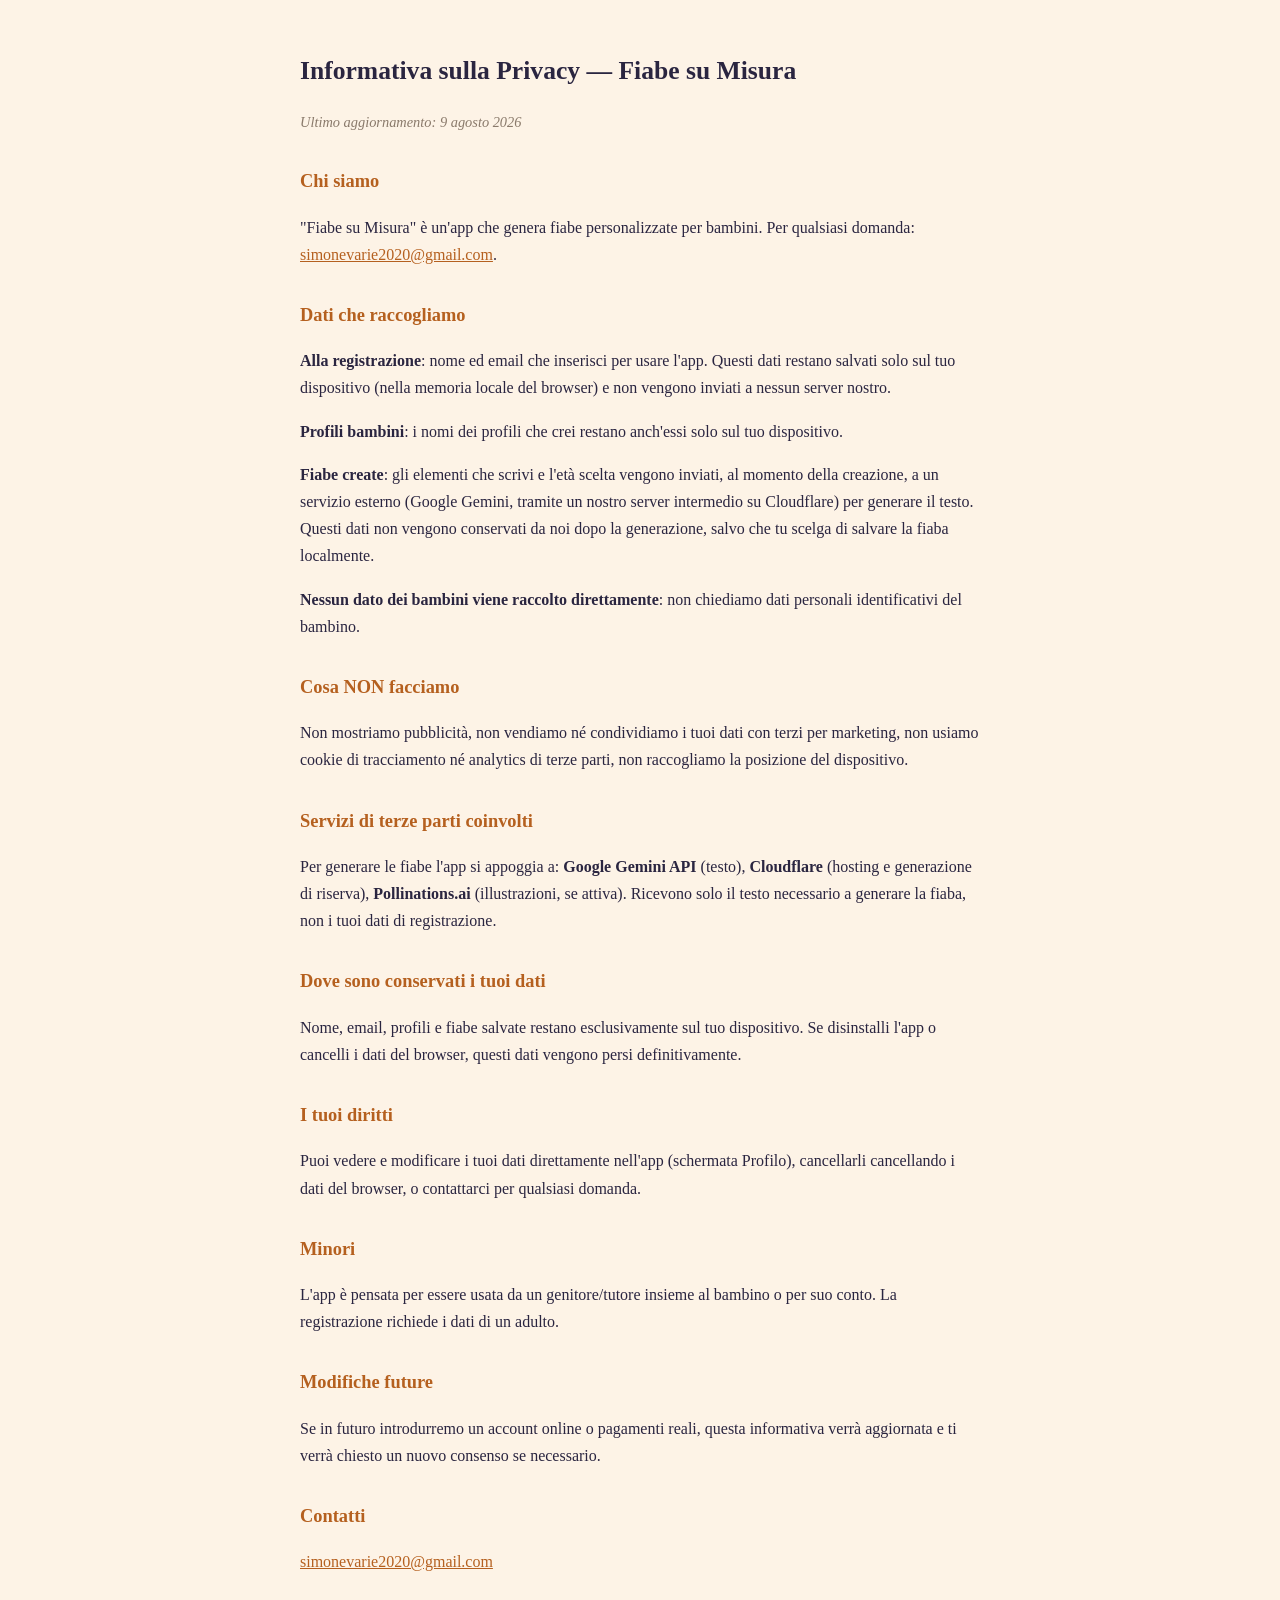
<file: privacy.html>
<!DOCTYPE html>
<html lang="it">
<head>
<meta charset="UTF-8" />
<meta name="viewport" content="width=device-width, initial-scale=1" />
<title>Informativa sulla Privacy — Fiabe su Misura</title>
<style>
  body { font-family: Georgia, serif; background:#FDF3E6; color:#2A2540; max-width:680px; margin:0 auto; padding:2rem 1.3rem 4rem; line-height:1.7; }
  h1 { font-size:1.6rem; }
  h2 { font-size:1.15rem; color:#B5601F; margin-top:2rem; }
  a { color:#B5601F; }
  .updated { color:#8A7A6B; font-size:.9rem; }
</style>
</head>
<body>
<h1>Informativa sulla Privacy — Fiabe su Misura</h1>
<p class="updated"><em>Ultimo aggiornamento: 9 agosto 2026</em></p>

<h2>Chi siamo</h2>
<p>"Fiabe su Misura" è un'app che genera fiabe personalizzate per bambini. Per qualsiasi domanda: <a href="mailto:simonevarie2020@gmail.com">simonevarie2020@gmail.com</a>.</p>

<h2>Dati che raccogliamo</h2>
<p><strong>Alla registrazione</strong>: nome ed email che inserisci per usare l'app. Questi dati restano salvati solo sul tuo dispositivo (nella memoria locale del browser) e non vengono inviati a nessun server nostro.</p>
<p><strong>Profili bambini</strong>: i nomi dei profili che crei restano anch'essi solo sul tuo dispositivo.</p>
<p><strong>Fiabe create</strong>: gli elementi che scrivi e l'età scelta vengono inviati, al momento della creazione, a un servizio esterno (Google Gemini, tramite un nostro server intermedio su Cloudflare) per generare il testo. Questi dati non vengono conservati da noi dopo la generazione, salvo che tu scelga di salvare la fiaba localmente.</p>
<p><strong>Nessun dato dei bambini viene raccolto direttamente</strong>: non chiediamo dati personali identificativi del bambino.</p>

<h2>Cosa NON facciamo</h2>
<p>Non mostriamo pubblicità, non vendiamo né condividiamo i tuoi dati con terzi per marketing, non usiamo cookie di tracciamento né analytics di terze parti, non raccogliamo la posizione del dispositivo.</p>

<h2>Servizi di terze parti coinvolti</h2>
<p>Per generare le fiabe l'app si appoggia a: <strong>Google Gemini API</strong> (testo), <strong>Cloudflare</strong> (hosting e generazione di riserva), <strong>Pollinations.ai</strong> (illustrazioni, se attiva). Ricevono solo il testo necessario a generare la fiaba, non i tuoi dati di registrazione.</p>

<h2>Dove sono conservati i tuoi dati</h2>
<p>Nome, email, profili e fiabe salvate restano esclusivamente sul tuo dispositivo. Se disinstalli l'app o cancelli i dati del browser, questi dati vengono persi definitivamente.</p>

<h2>I tuoi diritti</h2>
<p>Puoi vedere e modificare i tuoi dati direttamente nell'app (schermata Profilo), cancellarli cancellando i dati del browser, o contattarci per qualsiasi domanda.</p>

<h2>Minori</h2>
<p>L'app è pensata per essere usata da un genitore/tutore insieme al bambino o per suo conto. La registrazione richiede i dati di un adulto.</p>

<h2>Modifiche future</h2>
<p>Se in futuro introdurremo un account online o pagamenti reali, questa informativa verrà aggiornata e ti verrà chiesto un nuovo consenso se necessario.</p>

<h2>Contatti</h2>
<p><a href="mailto:simonevarie2020@gmail.com">simonevarie2020@gmail.com</a></p>
</body>
</html>
</file>
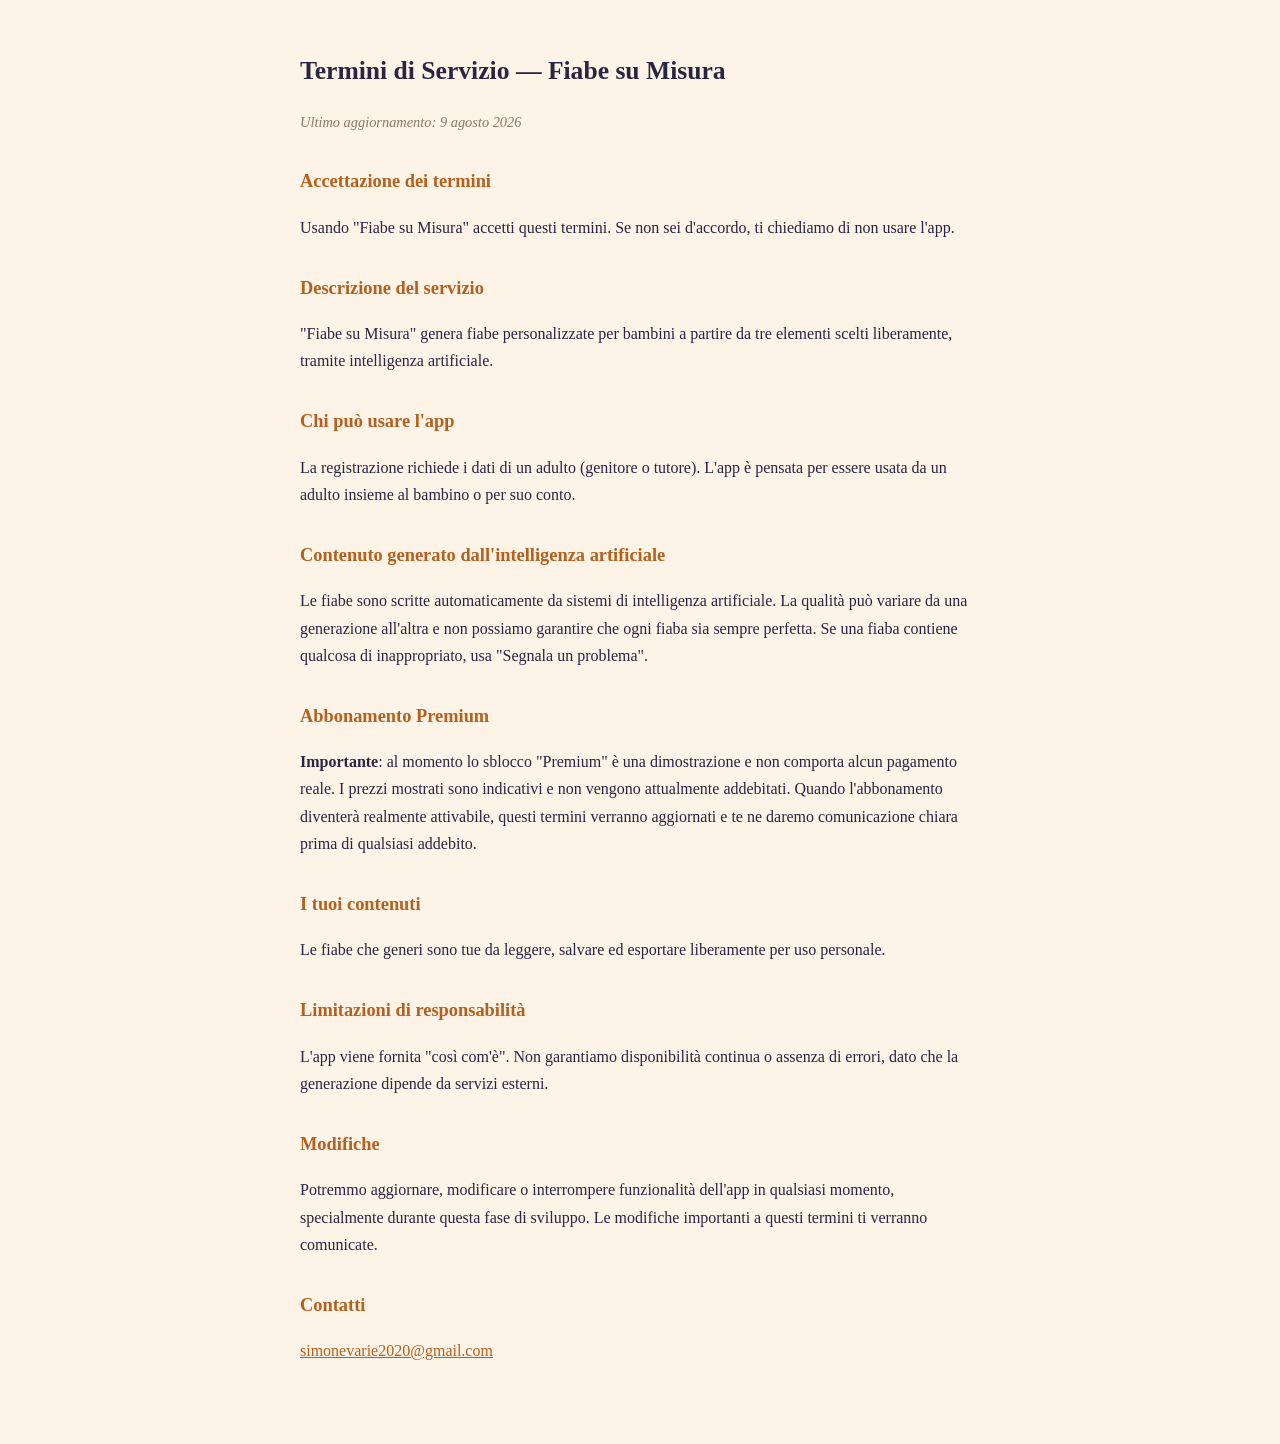
<file: termini.html>
<!DOCTYPE html>
<html lang="it">
<head>
<meta charset="UTF-8" />
<meta name="viewport" content="width=device-width, initial-scale=1" />
<title>Termini di Servizio — Fiabe su Misura</title>
<style>
  body { font-family: Georgia, serif; background:#FDF3E6; color:#2A2540; max-width:680px; margin:0 auto; padding:2rem 1.3rem 4rem; line-height:1.7; }
  h1 { font-size:1.6rem; }
  h2 { font-size:1.15rem; color:#B5601F; margin-top:2rem; }
  a { color:#B5601F; }
  .updated { color:#8A7A6B; font-size:.9rem; }
</style>
</head>
<body>
<h1>Termini di Servizio — Fiabe su Misura</h1>
<p class="updated"><em>Ultimo aggiornamento: 9 agosto 2026</em></p>

<h2>Accettazione dei termini</h2>
<p>Usando "Fiabe su Misura" accetti questi termini. Se non sei d'accordo, ti chiediamo di non usare l'app.</p>

<h2>Descrizione del servizio</h2>
<p>"Fiabe su Misura" genera fiabe personalizzate per bambini a partire da tre elementi scelti liberamente, tramite intelligenza artificiale.</p>

<h2>Chi può usare l'app</h2>
<p>La registrazione richiede i dati di un adulto (genitore o tutore). L'app è pensata per essere usata da un adulto insieme al bambino o per suo conto.</p>

<h2>Contenuto generato dall'intelligenza artificiale</h2>
<p>Le fiabe sono scritte automaticamente da sistemi di intelligenza artificiale. La qualità può variare da una generazione all'altra e non possiamo garantire che ogni fiaba sia sempre perfetta. Se una fiaba contiene qualcosa di inappropriato, usa "Segnala un problema".</p>

<h2>Abbonamento Premium</h2>
<p><strong>Importante</strong>: al momento lo sblocco "Premium" è una dimostrazione e non comporta alcun pagamento reale. I prezzi mostrati sono indicativi e non vengono attualmente addebitati. Quando l'abbonamento diventerà realmente attivabile, questi termini verranno aggiornati e te ne daremo comunicazione chiara prima di qualsiasi addebito.</p>

<h2>I tuoi contenuti</h2>
<p>Le fiabe che generi sono tue da leggere, salvare ed esportare liberamente per uso personale.</p>

<h2>Limitazioni di responsabilità</h2>
<p>L'app viene fornita "così com'è". Non garantiamo disponibilità continua o assenza di errori, dato che la generazione dipende da servizi esterni.</p>

<h2>Modifiche</h2>
<p>Potremmo aggiornare, modificare o interrompere funzionalità dell'app in qualsiasi momento, specialmente durante questa fase di sviluppo. Le modifiche importanti a questi termini ti verranno comunicate.</p>

<h2>Contatti</h2>
<p><a href="mailto:simonevarie2020@gmail.com">simonevarie2020@gmail.com</a></p>
</body>
</html>
</file>
